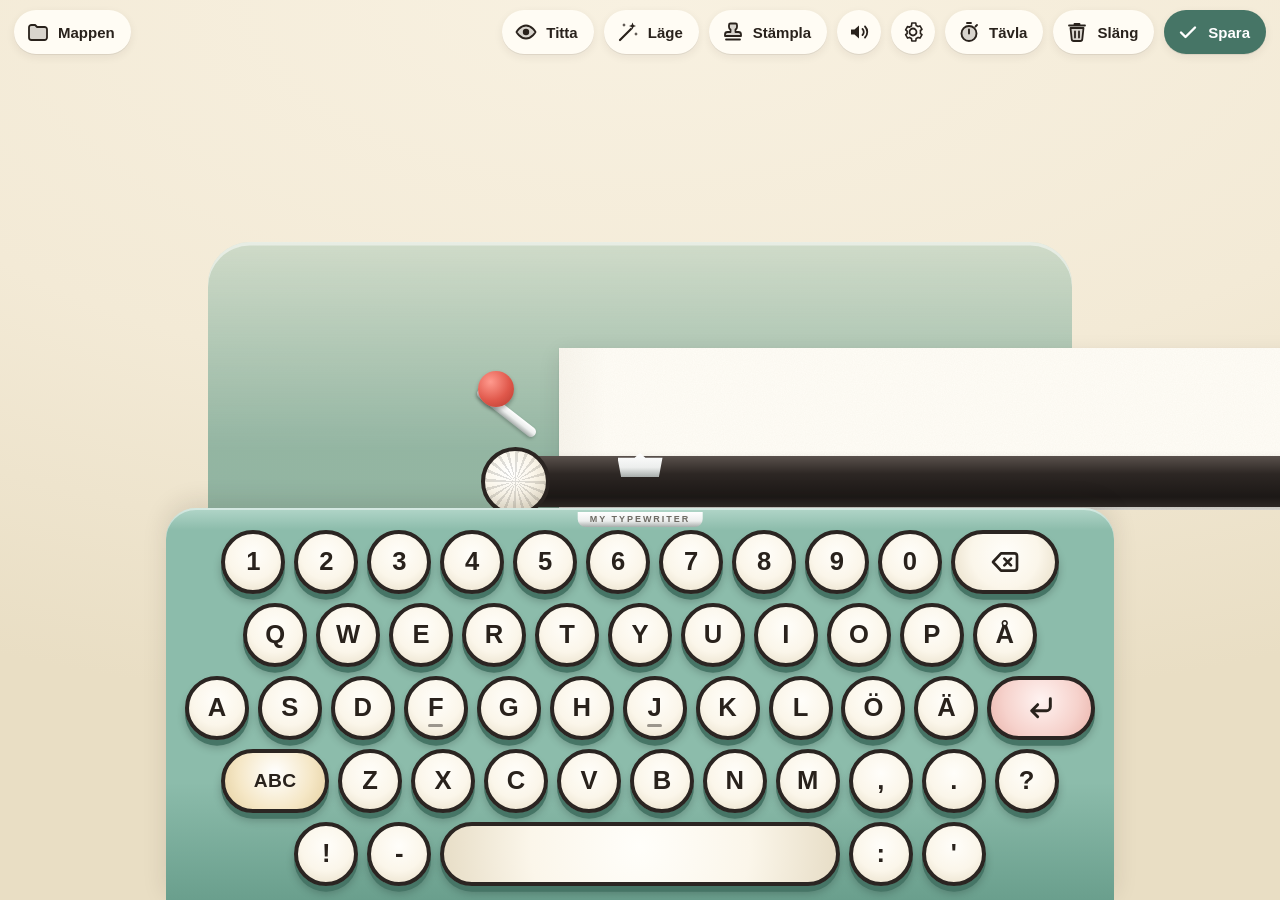
<file: index.html>
<!doctype html>
<html lang="sv">
<head>
  <meta charset="utf-8">
  <meta name="viewport" content="width=device-width, initial-scale=1, viewport-fit=cover, user-scalable=no">
  <meta name="theme-color" content="#f3ead6">
  <meta name="apple-mobile-web-app-capable" content="yes">
  <meta name="mobile-web-app-capable" content="yes">
  <meta name="apple-mobile-web-app-status-bar-style" content="default">
  <meta name="apple-mobile-web-app-title" content="Typewriter">
  <meta name="description" content="A little typewriter for small writers. Works offline, saves locally.">
  <title>My Typewriter</title>
  <link rel="manifest" href="manifest.webmanifest">
  <link rel="icon" type="image/png" sizes="32x32" href="icons/favicon-32.png">
  <link rel="apple-touch-icon" href="icons/apple-touch-icon.png">
  <link rel="preload" href="fonts/special-elite-latin-400-normal.woff2" as="font" type="font/woff2" crossorigin>
  <link rel="stylesheet" href="css/style.css">
</head>
<body>
  <div class="app" id="app">
    <header class="toolbar">
      <button class="tool" id="btn-folder" aria-label="Öppna mappen">
        <svg viewBox="0 0 24 24" aria-hidden="true"><path d="M3 7.5A2.5 2.5 0 0 1 5.5 5h3.6l2 2h7.4A2.5 2.5 0 0 1 21 9.5v8a2.5 2.5 0 0 1-2.5 2.5h-13A2.5 2.5 0 0 1 3 17.5z" fill="currentColor" opacity=".18"/><path d="M3 7.5A2.5 2.5 0 0 1 5.5 5h3.6l2 2h7.4A2.5 2.5 0 0 1 21 9.5v8a2.5 2.5 0 0 1-2.5 2.5h-13A2.5 2.5 0 0 1 3 17.5z" fill="none" stroke="currentColor" stroke-width="1.8" stroke-linejoin="round"/></svg>
        <span class="label">Mappen</span>
        <span class="badge" id="folder-count" hidden></span>
      </button>
      <div class="spacer"></div>
      <button class="tool" id="btn-preview" aria-label="Titta på papperet">
        <svg viewBox="0 0 24 24" aria-hidden="true"><path d="M2.5 12S6 5.5 12 5.5 21.5 12 21.5 12 18 18.5 12 18.5 2.5 12 2.5 12z" fill="currentColor" opacity=".18"/><path d="M2.5 12S6 5.5 12 5.5 21.5 12 21.5 12 18 18.5 12 18.5 2.5 12 2.5 12z" fill="none" stroke="currentColor" stroke-width="1.8" stroke-linejoin="round"/><circle cx="12" cy="12" r="3.2" fill="currentColor"/></svg>
        <span class="label">Titta</span>
      </button>
      <button class="tool" id="btn-play" aria-label="Läge" aria-haspopup="menu" aria-expanded="false">
        <svg viewBox="0 0 24 24" aria-hidden="true"><path d="M4 20L15 9" stroke="currentColor" stroke-width="2.2" stroke-linecap="round"/><path d="M16.5 2.5l1 2.5 2.5 1-2.5 1-1 2.5-1-2.5-2.5-1 2.5-1zM8 3l.6 1.4L10 5l-1.4.6L8 7l-.6-1.4L6 5l1.4-.6zM20 12l.6 1.4 1.4.6-1.4.6L20 16l-.6-1.4L18 14l1.4-.6z" fill="currentColor"/></svg>
        <span class="label">Läge</span>
      </button>
      <button class="tool" id="btn-stamps" aria-label="Stämplar" aria-haspopup="dialog" aria-expanded="false">
        <svg class="stamp-icon" viewBox="0 0 24 24" aria-hidden="true"><path d="M9.5 3.5h5a1.5 1.5 0 0 1 1.5 1.5v2a3 3 0 0 1-1.5 2.6V12h3A2.5 2.5 0 0 1 20 14.5V16H4v-1.5A2.5 2.5 0 0 1 6.5 12h3V9.6A3 3 0 0 1 8 7V5a1.5 1.5 0 0 1 1.5-1.5z" fill="currentColor" opacity=".18"/><path d="M9.5 3.5h5a1.5 1.5 0 0 1 1.5 1.5v2a3 3 0 0 1-1.5 2.6V12h3A2.5 2.5 0 0 1 20 14.5V16H4v-1.5A2.5 2.5 0 0 1 6.5 12h3V9.6A3 3 0 0 1 8 7V5a1.5 1.5 0 0 1 1.5-1.5zM5 19.5h14" fill="none" stroke="currentColor" stroke-width="1.8" stroke-linejoin="round" stroke-linecap="round"/></svg>
        <span class="chosen" aria-hidden="true"></span>
        <span class="label">Stämpla</span>
      </button>
      <button class="tool icon-only" id="btn-sound" aria-label="Ljud på eller av" aria-pressed="true">
        <svg class="on" viewBox="0 0 24 24" aria-hidden="true"><path d="M4 9.5h3.5L12 5.5v13l-4.5-4H4z" fill="currentColor"/><path d="M15.5 9a4.2 4.2 0 0 1 0 6M18 6.5a7.8 7.8 0 0 1 0 11" fill="none" stroke="currentColor" stroke-width="1.8" stroke-linecap="round"/></svg>
        <svg class="off" viewBox="0 0 24 24" aria-hidden="true"><path d="M4 9.5h3.5L12 5.5v13l-4.5-4H4z" fill="currentColor"/><path d="M16 9.5l5 5M21 9.5l-5 5" fill="none" stroke="currentColor" stroke-width="1.8" stroke-linecap="round"/></svg>
      </button>
      <button class="tool icon-only settings-btn" id="btn-settings" aria-label="Inställningar" aria-haspopup="dialog" aria-expanded="false">
        <svg viewBox="0 0 24 24" aria-hidden="true"><path d="M12 8.5a3.5 3.5 0 1 1 0 7 3.5 3.5 0 0 1 0-7z" fill="none" stroke="currentColor" stroke-width="1.8"/><path d="M19.4 13.5l1.6 1.2-2 3.4-1.9-.7a7.5 7.5 0 0 1-2 1.2L14.8 21h-4l-.3-2.4a7.5 7.5 0 0 1-2-1.2l-1.9.7-2-3.4 1.6-1.2a7.6 7.6 0 0 1 0-2.4L4.6 9.9l2-3.4 1.9.7a7.5 7.5 0 0 1 2-1.2L10.8 3h4l.3 2.4a7.5 7.5 0 0 1 2 1.2l1.9-.7 2 3.4-1.6 1.2a7.6 7.6 0 0 1 0 2.4z" fill="none" stroke="currentColor" stroke-width="1.6" stroke-linejoin="round"/></svg>
      </button>
      <button class="tool" id="btn-trial" aria-label="Tävla: skriv på tid i en minut">
        <svg viewBox="0 0 24 24" aria-hidden="true"><circle cx="12" cy="13.5" r="7.5" fill="currentColor" opacity=".18"/><circle cx="12" cy="13.5" r="7.5" fill="none" stroke="currentColor" stroke-width="1.9"/><path d="M12 13.5V9.5M10 3h4M18.5 6.5l1.5-1.5" fill="none" stroke="currentColor" stroke-width="1.9" stroke-linecap="round"/></svg>
        <span class="label">Tävla</span>
      </button>
      <button class="tool" id="btn-trash" aria-label="Släng papperet">
        <svg viewBox="0 0 24 24" aria-hidden="true"><path d="M5.5 8h13l-1.2 11.2a2 2 0 0 1-2 1.8H8.7a2 2 0 0 1-2-1.8z" fill="currentColor" opacity=".18"/><path d="M5.5 8h13l-1.2 11.2a2 2 0 0 1-2 1.8H8.7a2 2 0 0 1-2-1.8zM4 5.5h16M9.5 5.5V4h5v1.5M10 11.5v6M14 11.5v6" fill="none" stroke="currentColor" stroke-width="1.8" stroke-linecap="round" stroke-linejoin="round"/></svg>
        <span class="label">Släng</span>
      </button>
      <button class="tool primary" id="btn-save" aria-label="Spara papperet i mappen">
        <svg viewBox="0 0 24 24" aria-hidden="true"><path d="M5 12.5l4.5 4.5L19 7.5" fill="none" stroke="currentColor" stroke-width="2.4" stroke-linecap="round" stroke-linejoin="round"/></svg>
        <span class="label">Spara</span>
      </button>
    </header>
    <div class="play-menu" id="play-menu" role="menu" aria-label="Läge" hidden></div>
    <div class="stamp-drawer" id="stamp-drawer" role="dialog" aria-label="Stämplar" hidden></div>

    <button class="side-tab settings-btn" id="side-settings" aria-label="Inställningar" aria-haspopup="dialog" aria-expanded="false">
      <svg viewBox="0 0 24 24" aria-hidden="true"><path d="M12 8.5a3.5 3.5 0 1 1 0 7 3.5 3.5 0 0 1 0-7z" fill="none" stroke="currentColor" stroke-width="1.8"/><path d="M19.4 13.5l1.6 1.2-2 3.4-1.9-.7a7.5 7.5 0 0 1-2 1.2L14.8 21h-4l-.3-2.4a7.5 7.5 0 0 1-2-1.2l-1.9.7-2-3.4 1.6-1.2a7.6 7.6 0 0 1 0-2.4L4.6 9.9l2-3.4 1.9.7a7.5 7.5 0 0 1 2-1.2L10.8 3h4l.3 2.4a7.5 7.5 0 0 1 2 1.2l1.9-.7 2 3.4-1.6 1.2a7.6 7.6 0 0 1 0 2.4z" fill="none" stroke="currentColor" stroke-width="1.6" stroke-linejoin="round"/></svg>
    </button>
    <main class="stage" id="stage">
      <div class="page-tag" id="page-tag" hidden></div>
      <div class="levels" id="levels" role="group" aria-label="Nivå" hidden></div>
      <div class="trial-clock" id="trial-clock" role="timer" aria-live="off" hidden><span class="t"></span><span class="n" hidden></span></div>
      <div class="paper-rest" aria-hidden="true"></div>
      <div class="carriage" id="carriage">
        <div class="paper" id="paper"></div>
        <div class="roller"><span class="knob left"></span><span class="knob right"></span></div>
        <button class="lever" id="lever" aria-label="Ny rad"><span class="rod"></span><span class="ball"></span></button>
      </div>
      <div class="typeguide" id="typeguide" aria-hidden="true"><span class="ribbon"></span></div>
    </main>

    <section class="machine" id="machine">
      <button class="nameplate" id="nameplate" aria-label="Inställningar för maskinen" aria-haspopup="dialog" aria-expanded="false">My Typewriter</button>
      <div class="keyboard" id="keyboard" aria-label="Tangentbord"></div>
      <button type="button" class="kb-handle" id="kb-handle" aria-label="Visa tangentbordet">
        <svg viewBox="0 0 24 24" aria-hidden="true"><rect x="2.5" y="6" width="19" height="12" rx="2.5" fill="none" stroke="currentColor" stroke-width="1.8"/><path d="M6 10h.01M9 10h.01M12 10h.01M15 10h.01M18 10h.01M8 14h8" stroke="currentColor" stroke-width="2" stroke-linecap="round"/></svg>
        <span>Visa tangentbordet</span>
      </button>
    </section>
  </div>

  <div class="settings" id="settings" role="dialog" aria-label="Maskinen" hidden>
    <label class="set-row">
      <span class="set-label">Maskinens namn</span>
      <input type="text" id="set-name" maxlength="22" autocomplete="off" autocapitalize="characters" spellcheck="false" placeholder="My Typewriter">
    </label>
    <div class="set-row">
      <span class="set-label">Färg</span>
      <div class="swatches" id="set-colors"></div>
    </div>
    <div class="set-row">
      <span class="set-label">Papper</span>
      <div class="paper-picks" id="set-papers"></div>
    </div>
    <div class="set-row toggles">
      <button type="button" class="toggle" id="set-keyboard" aria-pressed="true">Tangentbord på skärmen</button>
    </div>
  </div>

  <section class="sheet" id="folder" role="dialog" aria-modal="true" aria-label="Mappen" hidden>
    <header class="sheet-head">
      <button class="tool icon-only" id="folder-close" aria-label="Stäng mappen">
        <svg viewBox="0 0 24 24" aria-hidden="true"><path d="M6 6l12 12M18 6L6 18" fill="none" stroke="currentColor" stroke-width="2.2" stroke-linecap="round"/></svg>
      </button>
      <div class="tabs" role="tablist">
        <button role="tab" data-tab="saved" aria-selected="true">Sparade <span class="count" id="count-saved"></span></button>
        <button role="tab" data-tab="trash" aria-selected="false">Papperskorgen <span class="count" id="count-trash"></span></button>
      </div>
      <div class="spacer"></div>
    </header>
    <div class="sheet-body" id="folder-body"></div>
  </section>

  <section class="sheet detail" id="detail" role="dialog" aria-modal="true" aria-label="Papper" hidden>
    <header class="sheet-head">
      <button class="tool" id="detail-back" aria-label="Tillbaka till mappen">
        <svg viewBox="0 0 24 24" aria-hidden="true"><path d="M15 5l-7 7 7 7" fill="none" stroke="currentColor" stroke-width="2.2" stroke-linecap="round" stroke-linejoin="round"/></svg>
        <span class="label">Mappen</span>
      </button>
      <div class="detail-title" id="detail-title"></div>
    </header>
    <div class="actions" id="detail-actions"></div>
    <div class="sheet-body pages" id="detail-pages"></div>
  </section>

  <script type="module" src="js/app.js"></script>
</body>
</html>
</file>
<file: css/style.css>
@font-face {
  font-family: "Special Elite";
  src: url("../fonts/special-elite-latin-400-normal.woff2") format("woff2");
  font-display: block;
}

/* Warm Make It Local palette, with a pistachio machine. */
:root {
  --desk: #f3ead6;
  --desk-2: #e9dec4;
  --surface: #fffcf4;
  --text: #29221c;
  --text-dim: #857a68;
  --machine: #8cbcab;
  --machine-hi: #b2d6c9;
  --machine-lo: #6a9f8d;
  --machine-deep: #467566;
  --grain: url("data:image/svg+xml,%3Csvg xmlns='http://www.w3.org/2000/svg' width='160' height='160'%3E%3Cfilter id='n'%3E%3CfeTurbulence type='fractalNoise' baseFrequency='.9' numOctaves='2' stitchTiles='stitch'/%3E%3CfeColorMatrix values='0 0 0 0 .45 0 0 0 0 .38 0 0 0 0 .25 0 0 0 .07 0'/%3E%3C/filter%3E%3Crect width='100%25' height='100%25' filter='url(%23n)'/%3E%3C/svg%3E");
  --key: #fbf6ea;
  --key-rim: #2b2522;
  --roller: #2d2724;
  --chrome: #eceeed;
  --chrome-lo: #a7adab;
  --red: #e0584b;
  --ink: #2a2320;
  --paper: #fffdf7;
  --font-ui: -apple-system, BlinkMacSystemFont, "Segoe UI", Roboto, Helvetica, Arial, sans-serif;
  --font-key: ui-rounded, "SF Pro Rounded", -apple-system, "Segoe UI", Roboto, sans-serif;
  --font-type: "Special Elite", "Courier New", monospace;
  --u: 56px;
}

/* Machine colours (chosen by tapping the nameplate). */
:root[data-machine="tomato"] { --machine: #e0877a; --machine-hi: #f0b0a6; --machine-lo: #c4675a; --machine-deep: #9a4438; }
:root[data-machine="sky"] { --machine: #8fb3d6; --machine-hi: #b9d0e8; --machine-lo: #6d93bb; --machine-deep: #46688f; }
:root[data-machine="mustard"] { --machine: #d9b45f; --machine-hi: #ecd28f; --machine-lo: #bb9540; --machine-deep: #8a6a24; }
:root[data-machine="lavender"] { --machine: #b3a3d4; --machine-hi: #d2c7e8; --machine-lo: #9282b8; --machine-deep: #625390; }
:root[data-machine="graphite"] { --machine: #7a746f; --machine-hi: #9d9791; --machine-lo: #5e5955; --machine-deep: #3b3734; }

* { box-sizing: border-box; }

html, body { height: 100%; }

body {
  margin: 0;
  position: fixed;
  inset: 0;
  overflow: hidden;
  background:
    radial-gradient(120% 80% at 50% 0%, #f8f1e1 0%, var(--desk) 55%, var(--desk-2) 100%);
  color: var(--text);
  font-family: var(--font-ui);
  -webkit-font-smoothing: antialiased;
  -webkit-user-select: none;
  user-select: none;
  -webkit-touch-callout: none;
  -webkit-tap-highlight-color: transparent;
  touch-action: manipulation;
  overscroll-behavior: none;
}

button { font: inherit; color: inherit; }
button:focus-visible { outline: 2px solid var(--machine-deep); outline-offset: 3px; }

@media (prefers-reduced-motion: reduce) {
  *, *::before, *::after { animation-duration: 1ms !important; transition-duration: 1ms !important; }
}

.app {
  height: 100%;
  display: flex;
  flex-direction: column;
  padding-top: env(safe-area-inset-top);
}

/* ---------- toolbar ---------- */
.toolbar {
  display: flex;
  align-items: center;
  gap: 10px;
  padding: 10px max(14px, env(safe-area-inset-right)) 6px max(14px, env(safe-area-inset-left));
  position: relative;
  z-index: 20;
}
.spacer { flex: 1; }

.tool {
  appearance: none;
  border: 0;
  background: var(--surface);
  color: var(--text);
  font: 600 15px/1 var(--font-ui);
  display: inline-flex;
  align-items: center;
  gap: 8px;
  min-height: 44px;
  padding: 10px 16px 10px 12px;
  border-radius: 999px;
  box-shadow: 0 1px 0 rgba(41, 34, 28, .08), 0 3px 10px rgba(41, 34, 28, .07);
  cursor: pointer;
  position: relative;
  transition: transform 120ms ease, opacity 120ms ease;
}
.tool:active { transform: scale(.95); }
.tool svg { width: 24px; height: 24px; flex: none; }
.tool.icon-only { padding: 10px; }
.tool.primary { background: var(--machine-deep); color: #fff; }
.tool.danger { color: #b8392d; }
.tool.small { min-height: 36px; padding: 8px 14px; font-size: 14px; }
.tool:disabled { opacity: .45; cursor: default; }

#btn-sound .off,
#btn-sound.muted .on { display: none; }
#btn-sound.muted .off { display: block; }
#btn-sound.muted,
#btn-keyboard[aria-pressed="false"] { color: var(--text-dim); }

.badge {
  position: absolute;
  top: -4px;
  right: -4px;
  min-width: 22px;
  height: 22px;
  padding: 0 6px;
  border-radius: 11px;
  background: var(--red);
  color: #fff;
  font: 700 12px/22px var(--font-ui);
  text-align: center;
}

#btn-play.active { background: #f5e2b8; }

@media (max-width: 760px) {
  #btn-preview .label { display: none; }
  #btn-preview { padding: 10px; }
}
@media (max-width: 560px) {
  .toolbar { gap: 6px; }
  .toolbar .tool .label { display: none; }
  .toolbar .tool { padding: 10px; }
}

/* ---------- play menu ---------- */
.play-menu {
  position: fixed;
  z-index: 30;
  width: 260px;
  padding: 6px;
  border-radius: 20px;
  background: var(--surface);
  box-shadow: 0 10px 34px rgba(41, 34, 28, .2);
  display: flex;
  flex-direction: column;
  gap: 2px;
}
.play-menu[hidden] { display: none; }
.play-menu button {
  appearance: none;
  border: 0;
  background: none;
  text-align: left;
  padding: 11px 14px 11px 40px;
  border-radius: 14px;
  display: flex;
  flex-direction: column;
  gap: 2px;
  cursor: pointer;
  position: relative;
}
.play-menu button:active { background: var(--desk); }
.play-menu strong { font: 600 16px/1.2 var(--font-ui); }
.play-menu span { font-size: 13px; color: var(--text-dim); }
.play-menu button[aria-checked="true"] { background: var(--desk); }
.play-menu button[aria-checked="true"]::before {
  content: "";
  position: absolute;
  left: 15px;
  top: 50%;
  width: 12px;
  height: 12px;
  margin-top: -6px;
  border-radius: 50%;
  background: var(--machine-deep);
}

/* ---------- preview ("Titta") ---------- */
.preview { position: fixed; inset: 0; z-index: 45; }
.preview[hidden] { display: none; }
.preview-backdrop {
  position: absolute;
  inset: 0;
  background: rgba(41, 34, 28, .55);
  -webkit-backdrop-filter: blur(3px);
  backdrop-filter: blur(3px);
}
.preview-scroll {
  position: absolute;
  inset: 0;
  overflow-y: auto;
  -webkit-overflow-scrolling: touch;
  padding: calc(env(safe-area-inset-top) + 70px) 16px calc(env(safe-area-inset-bottom) + 40px);
}
.preview-pages {
  display: flex;
  flex-direction: column;
  align-items: center;
  gap: 34px;
}
.preview .page-wrap {
  width: min(100%, 720px);
  transform-origin: 0 0;
}
.preview .page-wrap .paper { box-shadow: 0 12px 40px rgba(0, 0, 0, .3); }
.preview .page-no { color: rgba(255, 255, 255, .75); }
.preview-close {
  position: fixed;
  top: calc(env(safe-area-inset-top) + 12px);
  right: max(14px, env(safe-area-inset-right));
  z-index: 2;
}

/* ---------- stage: carriage, paper, roller ---------- */
.stage {
  flex: 1;
  position: relative;
  overflow: hidden;
  min-height: 140px;
  --fs: 20px;
  --type-line: 200px;
}

.page-tag {
  position: absolute;
  top: 8px;
  left: max(14px, env(safe-area-inset-left));
  z-index: 5;
  padding: 5px 11px;
  border-radius: 999px;
  background: rgba(255, 252, 244, .85);
  font: 600 13px/1 var(--font-ui);
  color: var(--text-dim);
}

/* Practice level buttons, top right of the stage. */
.levels {
  position: absolute;
  top: 8px;
  right: max(14px, env(safe-area-inset-right));
  z-index: 5;
  display: flex;
  gap: 4px;
  padding: 4px;
  border-radius: 999px;
  background: rgba(255, 252, 244, .85);
  box-shadow: 0 1px 4px rgba(41, 34, 28, .08);
}
.levels[hidden] { display: none; }
.levels button {
  appearance: none;
  border: 0;
  background: none;
  display: inline-flex;
  align-items: center;
  gap: 6px;
  min-height: 36px;
  padding: 6px 12px 6px 6px;
  border-radius: 999px;
  font: 600 14px/1 var(--font-ui);
  color: var(--text-dim);
  cursor: pointer;
}
.levels b {
  display: grid;
  place-items: center;
  width: 24px;
  height: 24px;
  border-radius: 50%;
  background: var(--desk-2);
  color: var(--text);
  font-size: 13px;
}
.levels button[aria-pressed="true"] { background: var(--surface); color: var(--text); box-shadow: 0 1px 4px rgba(41, 34, 28, .12); }
.levels button[aria-pressed="true"] b { background: var(--machine-deep); color: #fff; }
@media (max-width: 480px) {
  .levels button span { display: none; }
  .levels button { padding: 6px; }
}

.carriage {
  position: absolute;
  top: 0;
  left: 0;
  height: 100%;
  font-size: var(--fs);
  --knob: 2.6em;
  width: calc(26.4em + 2 * var(--knob));
  will-change: transform;
}

/* One sheet. Sizes in em (see js/layout.js): 36 cols x 0.6em + 2 x 2.4em margin,
   22 rows x 1.5em + 2.2em top + 2.5em bottom. */
.paper {
  position: absolute;
  top: 0;
  left: 0;
  width: 26.4em;
  height: 37.7em;
  background-color: var(--paper);
  background-image:
    linear-gradient(90deg, rgba(120, 100, 60, .05), transparent 6%, transparent 94%, rgba(120, 100, 60, .05)),
    var(--grain);
  box-shadow: 0 1px 2px rgba(41, 34, 28, .08), 0 6px 20px rgba(41, 34, 28, .1);
  will-change: transform;
}
.carriage .paper { left: var(--knob); }

/* Paper types (see drawPaperType in js/decor.js for the exported image).
   Lines are 1.5em apart, just under each typed line's letters
   (line n at 2.2em + (n+1) * 1.5em - .4em). At least 1px so they survive thumbnails. */
.paper[data-paper="lined"] {
  background-image:
    repeating-linear-gradient(180deg, transparent 0 calc(1.5em - max(1px, .06em)), rgba(80, 120, 170, .3) calc(1.5em - max(1px, .06em)) 1.5em),
    linear-gradient(90deg, transparent 1.9em, rgba(220, 80, 70, .4) 1.9em calc(1.9em + max(1px, .08em)), transparent calc(1.9em + max(1px, .08em))),
    var(--grain);
  background-position: 0 .3em, 0 0, 0 0;
}
.paper[data-paper="grid"] {
  background-image:
    repeating-linear-gradient(180deg, transparent 0 calc(.75em - max(1px, .04em)), rgba(80, 120, 170, .2) calc(.75em - max(1px, .04em)) .75em),
    repeating-linear-gradient(90deg, transparent 0 calc(.75em - max(1px, .04em)), rgba(80, 120, 170, .2) calc(.75em - max(1px, .04em)) .75em),
    var(--grain);
  background-position: 0 .3em, .15em 0, 0 0;
}
.paper[data-paper="old"] {
  background-color: #f3e4c2;
  background-image:
    radial-gradient(ellipse at center, rgba(150, 110, 50, 0) 45%, rgba(150, 110, 50, .28) 100%),
    var(--grain);
}

/* Rubber stamps and the date stamp sit on the whole sheet. */
.paper .rubber {
  position: absolute;
  width: 3.4em;
  height: 3.4em;
  margin: -1.7em 0 0 -1.7em;
  opacity: .85;
  transform: rotate(var(--tilt, 0deg));
  pointer-events: none;
}
.paper .rubber svg { display: block; width: 100%; height: 100%; }
.paper .rubber.fresh { animation: stamp 380ms cubic-bezier(.2, .9, .3, 1.2) backwards; }
.paper .date-stamp {
  position: absolute;
  display: grid;
  place-items: center;
  color: #3b5ea8;
  border: .08em solid currentColor;
  outline: .04em solid currentColor;
  outline-offset: -.2em;
  opacity: .85;
  transform: rotate(var(--tilt, 0deg));
  pointer-events: none;
}
.paper .date-stamp span { font: .78em/1 var(--font-type); padding-top: .06em; }
.paper .date-stamp.fresh { animation: stamp 420ms cubic-bezier(.2, .9, .3, 1.2) backwards; }
.stage.stamping .paper { cursor: crosshair; }

.page {
  position: absolute;
  left: 2.4em;
  top: 2.2em;
  font-family: var(--font-type);
  color: var(--ink);
}
.ln { display: flex; height: 1.5em; }
/* Glyphs are drawn at 90% so wide letters (M, W) don't touch in the 0.6em cell;
   cell sizes are divided by .9 to stay on the paper's grid. */
.c {
  display: inline-block;
  flex: none;
  font-size: .9em;
  width: calc(.6em / .9);
  height: calc(1.5em / .9);
  line-height: calc(1.5em / .9);
  text-align: center;
  opacity: var(--a, 1);
  transform: translate(calc(var(--x, 0) * 1em), calc(var(--y, 0) * 1em)) rotate(calc(var(--r, 0) * 1deg));
  text-shadow: 0 0 .03em rgba(42, 35, 32, .55);
}
.c.strike { animation: strike 150ms ease-out; }

/* Ink pictures (from the keyboard's emoji keys): emoji printed in typewriter
   ink. Sized to one character cell; see inkPicture() in js/decor.js for the image export. */
.c.pic {
  font-family: "Apple Color Emoji", "Segoe UI Emoji", "Noto Color Emoji", sans-serif;
  font-size: calc(.9em * .62 / .9);
  width: calc(.6em / .62);
  height: calc(1.5em / .62);
  line-height: calc(1.5em / .62);
  filter: grayscale(1) sepia(.3) contrast(1.6) brightness(.62);
  mix-blend-mode: multiply;
  text-shadow: none;
}

/* Practice ("Öva"): faint letters to type over, the next one underlined. */
.c.ghost {
  opacity: 1;
  transform: none;
  text-shadow: none;
  color: rgba(42, 35, 32, .2);
}
.c.ghost.next {
  color: rgba(42, 35, 32, .5);
  box-shadow: inset 0 -.12em 0 rgba(70, 117, 102, .75);
}

/* The practice stamp, just after the finished word (see js/render.js and js/export.js). */
.page .stamp {
  position: absolute;
  left: calc(var(--col) * .6em + .45em);
  top: calc(var(--row) * 1.5em - .05em);
  width: 1.65em;
  height: 1.65em;
  color: #c8453a;
  opacity: .85;
  transform: rotate(var(--tilt, 0deg));
}
.page .stamp svg { display: block; width: 100%; height: 100%; }
.page .stamp.fresh { animation: stamp 420ms cubic-bezier(.2, .9, .3, 1.2) 60ms backwards; }
@keyframes stamp {
  0% { opacity: 0; scale: 2.2; }
  60% { opacity: .9; scale: .92; }
  100% { opacity: .85; scale: 1; }
}
@keyframes strike {
  0% { scale: 1.35; color: #000; }
  100% { scale: 1; }
}

/* The paper rest behind the sheet; it stays put while the carriage moves. */
.paper-rest {
  position: absolute;
  left: 50%;
  width: 28.8em;
  margin-left: -14.4em;
  font-size: var(--fs);
  top: calc(var(--type-line) - 7em);
  height: 10em; /* runs down behind the roller into the machine body */
  border-radius: 1.4em 1.4em 0 0;
  background: linear-gradient(180deg, color-mix(in srgb, var(--machine) 35%, transparent), color-mix(in srgb, var(--machine-lo) 70%, transparent) 70%);
  box-shadow: inset 0 .12em 0 rgba(255, 255, 255, .5);
}

.roller {
  position: absolute;
  left: .4em;
  right: .4em;
  top: calc(var(--type-line) + .15em);
  height: 1.7em;
  border-radius: .85em;
  background: linear-gradient(180deg, #5a514c 0%, var(--roller) 35%, #1c1816 80%, #2d2724 100%);
  box-shadow: 0 .15em .3em rgba(0, 0, 0, .25);
}
.knob {
  position: absolute;
  top: 50%;
  width: 2.3em;
  height: 2.3em;
  margin-top: -1.15em;
  border-radius: 50%;
  background:
    repeating-conic-gradient(from 0deg, rgba(0,0,0,.12) 0 6deg, transparent 6deg 18deg),
    radial-gradient(circle at 40% 35%, #fff, var(--key) 45%, #d8ceb8);
  border: .15em solid var(--key-rim);
}
.knob.left { left: -.4em; }
.knob.right { right: -.4em; }

.lever {
  position: absolute;
  left: .2em;
  top: calc(var(--type-line) - 2.9em);
  width: 3.4em;
  height: 3.4em;
  padding: 0;
  border: 0;
  background: none;
  cursor: pointer;
  touch-action: none;
}
.lever .rod {
  position: absolute;
  left: 1.4em;
  bottom: .9em;
  width: 2.4em;
  height: .32em;
  border-radius: .16em;
  background: linear-gradient(180deg, #fff, var(--chrome) 50%, var(--chrome-lo));
  transform-origin: 100% 50%;
  transform: translateX(-2.2em) rotate(38deg);
  box-shadow: 0 .06em .12em rgba(0, 0, 0, .25);
}
.lever .ball {
  position: absolute;
  left: -.3em;
  top: .2em;
  width: 1.2em;
  height: 1.2em;
  border-radius: 50%;
  background: radial-gradient(circle at 35% 30%, #ff9a8e, var(--red) 55%, #b53b30);
  box-shadow: 0 .08em .15em rgba(0, 0, 0, .3);
}
.lever:active .ball { transform: translateX(.3em); }

/* Type guide: the little chrome notch that marks where the letter strikes. */
.typeguide {
  position: absolute;
  left: 50%;
  top: calc(var(--type-line) + .05em);
  width: 1.5em;
  height: .8em;
  margin-left: -.75em;
  font-size: var(--fs);
  z-index: 3;
  pointer-events: none;
  background: linear-gradient(180deg, #fff, var(--chrome) 60%, var(--chrome-lo));
  clip-path: polygon(0 20%, 38% 20%, 50% 0, 62% 20%, 100% 20%, 92% 100%, 8% 100%);
  filter: drop-shadow(0 1px 1px rgba(0, 0, 0, .25));
}
.typeguide .ribbon {
  position: absolute;
  left: 50%;
  top: 100%;
  width: .9em;
  height: .55em;
  margin-left: -.45em;
  background: linear-gradient(180deg, #2a2320 50%, #c8453a 50%);
  opacity: 0;
}
.typeguide.hit .ribbon { animation: ribbon 120ms ease-out; }
@keyframes ribbon {
  0% { top: -.3em; opacity: 1; }
  100% { top: 100%; opacity: 0; }
}

/* ---------- machine body + keyboard ---------- */
.machine {
  position: relative;
  z-index: 2;
  align-self: center;
  width: calc(var(--u) * 12.6 + var(--u) * 11 * .14 + 44px);
  max-width: 100%;
  margin-top: -2px;
  padding: 18px 22px calc(14px + env(safe-area-inset-bottom));
  border-radius: 30px 30px 0 0;
  background: linear-gradient(180deg, var(--machine-hi) 0, var(--machine) 22px, var(--machine) 70%, var(--machine-lo) 100%);
  box-shadow: 0 -6px 24px rgba(41, 34, 28, .12), inset 0 2px 0 rgba(255, 255, 255, .45);
}
.nameplate {
  position: absolute;
  top: 4px;
  left: 50%;
  transform: translateX(-50%);
  padding: 1px 12px;
  border-radius: 0 0 8px 8px;
  background: linear-gradient(180deg, #fff, var(--chrome) 60%, var(--chrome-lo));
  font: 700 9px/13px var(--font-ui);
  letter-spacing: .22em;
  text-transform: uppercase;
  color: #6d6a63;
  white-space: nowrap;
  appearance: none;
  border: 0;
  cursor: pointer;
  /* a bigger invisible tap area around the small plate */
  outline-offset: 2px;
}
.nameplate::before { content: ""; position: absolute; inset: -8px -10px -10px; }

/* ---------- settings openers ---------- */
/* Wide screens (iPad landscape, computers): a gear in the top row.
   Narrower screens: a tab sticking out of the right edge. */
#btn-settings { display: none; }
.side-tab {
  position: fixed;
  z-index: 15;
  right: 0;
  top: 42%;
  width: 44px;
  height: 56px;
  padding: 0 0 0 6px;
  display: grid;
  place-items: center;
  border: 0;
  border-radius: 16px 0 0 16px;
  background: var(--surface);
  color: var(--text);
  box-shadow: -2px 3px 12px rgba(41, 34, 28, .14);
  cursor: pointer;
}
.side-tab svg { width: 24px; height: 24px; }
.side-tab[aria-expanded="true"] { background: var(--desk-2); }
#btn-trial { display: none; }
#btn-trial.active { background: #f5e2b8; }
@media (min-width: 1000px) {
  #btn-trial { display: inline-flex; }
  #btn-settings { display: inline-flex; }
  .side-tab { display: none; }
}

/* ---------- machine settings ---------- */
.settings, .stamp-drawer {
  position: fixed;
  z-index: 30;
  padding: 14px;
  border-radius: 20px;
  background: var(--surface);
  box-shadow: 0 10px 34px rgba(41, 34, 28, .22);
  -webkit-user-select: none;
  user-select: none;
}
.settings[hidden], .stamp-drawer[hidden] { display: none; }
.settings { display: flex; flex-direction: column; gap: 14px; }
.set-row { display: flex; flex-direction: column; gap: 8px; }
.set-label { font: 600 12px/1 var(--font-ui); letter-spacing: .06em; text-transform: uppercase; color: var(--text-dim); }
.settings input {
  width: 100%;
  padding: 10px 12px;
  border: 1px solid var(--border, #e3d7b8);
  border-radius: 12px;
  background: #fff;
  font: 16px/1.2 var(--font-type);
  letter-spacing: .08em;
  text-transform: uppercase;
  color: var(--text);
  -webkit-user-select: text;
  user-select: text;
}
.swatches { display: flex; flex-wrap: wrap; gap: 10px; }
.swatches button {
  appearance: none;
  width: 36px;
  height: 36px;
  border-radius: 50%;
  border: 3px solid var(--surface);
  background: var(--c);
  box-shadow: 0 0 0 1px rgba(41, 34, 28, .15);
  cursor: pointer;
}
.swatches button[aria-pressed="true"] { box-shadow: 0 0 0 2px var(--text); }
.paper-picks { display: grid; grid-template-columns: repeat(4, 1fr); gap: 8px; }
.paper-picks button {
  appearance: none;
  border: 0;
  background: none;
  padding: 4px;
  border-radius: 10px;
  display: flex;
  flex-direction: column;
  align-items: center;
  gap: 6px;
  font: 600 12px/1 var(--font-ui);
  color: var(--text-dim);
  cursor: pointer;
}
.paper-picks .paper {
  position: relative;
  display: block;
  width: 46px;
  height: 58px;
  font-size: 4px; /* the paper patterns are in em */
  box-shadow: 0 1px 4px rgba(41, 34, 28, .18);
}
.paper-picks button[aria-pressed="true"] { background: var(--desk); color: var(--text); }
.toggles { flex-direction: row; flex-wrap: wrap; gap: 8px; }
.toggle {
  appearance: none;
  border: 0;
  padding: 9px 14px 9px 34px;
  border-radius: 999px;
  background: var(--desk-2);
  font: 600 14px/1 var(--font-ui);
  color: var(--text-dim);
  position: relative;
  cursor: pointer;
}
.toggle::before {
  content: "";
  position: absolute;
  left: 12px;
  top: 50%;
  width: 14px;
  height: 14px;
  margin-top: -7px;
  border-radius: 50%;
  border: 2px solid currentColor;
}
.toggle[aria-pressed="true"] { background: var(--machine-deep); color: #fff; }
.toggle[aria-pressed="true"]::before { background: currentColor; }

/* ---------- rubber stamp drawer ---------- */
.stamp-drawer { width: 272px; display: flex; flex-direction: column; gap: 12px; overflow: hidden; }
.rubbers { flex: none; }
.rubbers { display: grid; grid-template-columns: repeat(3, 1fr); gap: 8px; }
.rubbers button {
  appearance: none;
  border: 0;
  height: 72px;
  padding: 0;
  display: grid;
  place-items: center;
  border-radius: 16px;
  background: var(--desk);
  cursor: pointer;
}
/* Fixed pixel sizes: iPad Safari can't size an inline svg from a percentage here. */
.rubbers button svg { display: block; width: 42px; height: 42px; opacity: .85; }
.rubbers button[aria-pressed="true"] { background: var(--desk-2); box-shadow: inset 0 0 0 2px var(--text); }
.inks { display: flex; justify-content: center; gap: 12px; flex: none; }
.inks button {
  appearance: none;
  width: 30px;
  height: 30px;
  border-radius: 50%;
  border: 3px solid var(--surface);
  background: var(--c);
  box-shadow: 0 0 0 1px rgba(41, 34, 28, .15);
  cursor: pointer;
}
.inks button[aria-pressed="true"] { box-shadow: 0 0 0 2px var(--text); }
.stamp-drawer .hint { margin: 0; text-align: center; font-size: 13px; color: var(--text-dim); }
.stamp-drawer .stop { align-self: center; }
#btn-stamps .chosen:empty { display: none; }
#btn-stamps .chosen { width: 22px; height: 22px; margin-left: -4px; }
#btn-stamps .chosen svg { width: 22px; height: 22px; display: block; }
#btn-stamps.active { background: #f5e2b8; }

.machine.kb-hidden { padding-top: 26px; width: min(100%, 560px); cursor: pointer; touch-action: none; }
.machine.kb-hidden .keyboard { display: none; }
.kb-handle { display: none; }
.machine.kb-hidden .kb-handle {
  display: flex;
  align-items: center;
  justify-content: center;
  gap: 8px;
  margin: 4px auto 0;
  padding: 8px 14px;
  border: 0;
  border-radius: 999px;
  background: rgba(255, 255, 255, .35);
  color: var(--machine-deep);
  font: 600 14px/1 var(--font-ui);
  cursor: pointer;
}
.kb-handle svg { width: 22px; height: 22px; }

.keyboard {
  display: flex;
  flex-direction: column;
  align-items: center;
  gap: calc(var(--u) * .14);
  padding-top: 4px;
  touch-action: none;
}
.kb-row { display: flex; gap: calc(var(--u) * .14); }

.key {
  appearance: none;
  flex: none;
  width: var(--u);
  height: var(--u);
  padding: 0;
  border-radius: 50%;
  border: calc(var(--u) * .075) solid var(--key-rim);
  background: radial-gradient(circle at 50% 36%, #fffefa 0%, var(--key) 55%, #e7ddc6 100%);
  color: var(--text);
  font: 700 calc(var(--u) * .4)/1 var(--font-key);
  display: grid;
  place-items: center;
  cursor: pointer;
  box-shadow:
    0 calc(var(--u) * .09) 0 var(--machine-deep),
    0 calc(var(--u) * .12) calc(var(--u) * .14) rgba(0, 0, 0, .22);
  transition: transform 50ms ease-out, box-shadow 50ms ease-out;
  touch-action: none;
}
.key.down {
  transform: translateY(calc(var(--u) * .08));
  box-shadow:
    0 calc(var(--u) * .01) 0 var(--machine-deep),
    0 calc(var(--u) * .03) calc(var(--u) * .06) rgba(0, 0, 0, .2);
}
.keyboard.lower .key[data-char] { text-transform: lowercase; }

/* The little bumps on F and J that fingers find without looking. */
.key[data-char="F"], .key[data-char="J"] { position: relative; }
.key[data-char="F"]::after, .key[data-char="J"]::after {
  content: "";
  position: absolute;
  bottom: 16%;
  left: 50%;
  width: 26%;
  height: calc(var(--u) * .045);
  margin-left: -13%;
  border-radius: 2px;
  background: currentColor;
  opacity: .45;
}

/* Practice hints: first the row, then the key itself. */
.kb-row.hint-row .key { box-shadow: 0 calc(var(--u) * .09) 0 var(--machine-deep), 0 0 0 calc(var(--u) * .08) rgba(255, 221, 140, .55); }
.key.hint { animation: key-glow 1.1s ease-in-out infinite; }
@keyframes key-glow {
  0%, 100% { box-shadow: 0 calc(var(--u) * .09) 0 var(--machine-deep), 0 0 0 calc(var(--u) * .06) rgba(255, 214, 107, .7); }
  50% { box-shadow: 0 calc(var(--u) * .09) 0 var(--machine-deep), 0 0 0 calc(var(--u) * .16) rgba(255, 214, 107, .95); }
}
.key.wide {
  width: calc(var(--u) * var(--w) + var(--u) * .14 * (var(--w) - 1));
  border-radius: calc(var(--u) * .5);
}
.key svg { width: calc(var(--u) * .5); height: calc(var(--u) * .5); }
.key-caps { font-size: calc(var(--u) * .3); letter-spacing: .02em; }
.key-caps[aria-pressed="true"] { background: radial-gradient(circle at 50% 36%, #fff 0%, #f5e7c6 60%, #e4cf9f 100%); }
.key-return { background: radial-gradient(circle at 50% 36%, #fff3f1 0%, #f6d2cc 60%, #e9b3aa 100%); }

/* ---------- crumple + toss ---------- */
.crumple {
  position: fixed;
  z-index: 40;
  overflow: hidden;
  pointer-events: none;
}
.crumple > .paper { position: absolute; box-shadow: none; }
.crumple .creases { position: absolute; inset: 0; width: 100%; height: 100%; opacity: 0; }
.paper-ball {
  position: fixed;
  z-index: 41;
  pointer-events: none;
  filter: drop-shadow(0 4px 6px rgba(41, 34, 28, .25));
}
.paper-ball svg { width: 100%; height: 100%; display: block; }

/* ---------- toast ---------- */
.toast {
  position: fixed;
  z-index: 60;
  left: 50%;
  top: calc(env(safe-area-inset-top) + 66px);
  max-width: min(92vw, 520px);
  display: flex;
  align-items: center;
  gap: 14px;
  padding: 12px 14px 12px 18px;
  border-radius: 16px;
  background: var(--text);
  color: #fff;
  font: 600 15px/1.35 var(--font-ui);
  box-shadow: 0 8px 28px rgba(41, 34, 28, .25);
  opacity: 0;
  transform: translate(-50%, -10px);
  transition: opacity 200ms ease, transform 200ms ease;
}
.toast.show { opacity: 1; transform: translate(-50%, 0); }
.toast button {
  appearance: none;
  border: 0;
  flex: none;
  padding: 8px 14px;
  border-radius: 999px;
  background: #fff;
  color: var(--text);
  font: 700 14px/1 var(--font-ui);
  cursor: pointer;
}

/* ---------- folder sheets ---------- */
.sheet {
  position: fixed;
  inset: 0;
  z-index: 50;
  display: flex;
  flex-direction: column;
  background: var(--desk);
  padding-top: env(safe-area-inset-top);
  transform: translateY(100%);
  transition: transform 300ms cubic-bezier(.3, .8, .3, 1);
  -webkit-user-select: text;
  user-select: text;
}
.sheet.open { transform: none; }
.sheet.detail { z-index: 55; transform: translateX(100%); }
.sheet.detail.open { transform: none; }

.sheet-head {
  display: flex;
  align-items: center;
  gap: 12px;
  padding: 10px max(14px, env(safe-area-inset-right)) 10px max(14px, env(safe-area-inset-left));
}
.sheet-body {
  flex: 1;
  overflow-y: auto;
  -webkit-overflow-scrolling: touch;
  padding: 8px max(18px, env(safe-area-inset-right)) calc(28px + env(safe-area-inset-bottom)) max(18px, env(safe-area-inset-left));
}

.tabs {
  display: inline-flex;
  padding: 4px;
  gap: 4px;
  border-radius: 999px;
  background: var(--desk-2);
}
.tabs button {
  appearance: none;
  border: 0;
  background: none;
  padding: 10px 16px;
  min-height: 40px;
  border-radius: 999px;
  font: 600 15px/1 var(--font-ui);
  color: var(--text-dim);
  cursor: pointer;
}
.tabs button[aria-selected="true"] { background: var(--surface); color: var(--text); box-shadow: 0 1px 4px rgba(41, 34, 28, .1); }
.tabs .count:not(:empty) { margin-left: 4px; opacity: .6; }

.grid {
  display: grid;
  grid-template-columns: repeat(auto-fill, minmax(150px, 1fr));
  gap: 28px 22px;
  padding-top: 10px;
}
.card {
  appearance: none;
  border: 0;
  background: none;
  padding: 0;
  text-align: left;
  cursor: pointer;
}
.thumb {
  position: relative;
  container-type: inline-size;
  aspect-ratio: 26.4 / 37.7;
  transform: rotate(var(--tilt, 0deg));
  transition: transform 150ms ease;
}
.card:active .thumb { transform: rotate(var(--tilt, 0deg)) scale(.97); }
.thumb .paper, .page-wrap .paper {
  font-size: calc(100cqw / 26.4);
}
.thumb .paper { z-index: 1; }
.thumb .stack {
  position: absolute;
  inset: 0;
  background: var(--paper);
  transform: translate(5px, 5px) rotate(1.5deg);
  box-shadow: 0 4px 12px rgba(41, 34, 28, .1);
}
.meta { display: flex; flex-direction: column; gap: 3px; margin-top: 12px; }
.meta strong { font: 600 15px/1.3 var(--font-ui); overflow: hidden; text-overflow: ellipsis; white-space: nowrap; }
.meta span { font-size: 13px; color: var(--text-dim); }

.empty {
  display: flex;
  flex-direction: column;
  align-items: center;
  gap: 8px;
  margin-top: 18vh;
  text-align: center;
  color: var(--text-dim);
  font-size: 16px;
}
.empty strong { font: 600 22px/1.2 ui-serif, Georgia, serif; color: var(--text); }

.trash-bar {
  display: flex;
  flex-wrap: wrap;
  align-items: center;
  justify-content: space-between;
  gap: 10px;
  margin-bottom: 10px;
  color: var(--text-dim);
  font-size: 14px;
}

.detail-title {
  flex: 1;
  min-width: 0;
  font: 600 20px/1.2 ui-serif, Georgia, serif;
  overflow: hidden;
  text-overflow: ellipsis;
  white-space: nowrap;
}
.actions {
  display: flex;
  flex-wrap: wrap;
  gap: 10px;
  padding: 4px max(14px, env(safe-area-inset-right)) 12px max(14px, env(safe-area-inset-left));
}
.pages {
  display: flex;
  flex-direction: column;
  align-items: center;
  gap: 26px;
}
.page-wrap {
  position: relative;
  flex: none;
  container-type: inline-size;
  width: min(100%, 640px);
  aspect-ratio: 26.4 / 37.7;
}
.page-no {
  position: absolute;
  bottom: -20px;
  width: 100%;
  text-align: center;
  font-size: 12px;
  color: var(--text-dim);
}

/* Fade the machine in once the font is ready so letters never jump. */
body:not(.ready) .stage { opacity: 0; }
.stage { transition: opacity 200ms ease; }

/* ---------- envelope ("Skicka i kuvert") ---------- */
.envelope-sheet {
  position: fixed;
  inset: 0;
  z-index: 58;
  display: flex;
  flex-direction: column;
  align-items: center;
  justify-content: center;
  gap: 22px;
  padding: calc(env(safe-area-inset-top) + 60px) 16px calc(env(safe-area-inset-bottom) + 24px);
  opacity: 0;
  transition: opacity 220ms ease;
  --ew: min(88vw, 460px, calc((100vh - 240px) / 1.6));
}
.envelope-sheet[hidden] { display: none; }
.envelope-sheet.open { opacity: 1; }
.env-backdrop {
  position: absolute;
  inset: 0;
  background: rgba(41, 34, 28, .6);
  -webkit-backdrop-filter: blur(3px);
  backdrop-filter: blur(3px);
}
.env-close { position: fixed; top: calc(env(safe-area-inset-top) + 12px); right: max(14px, env(safe-area-inset-right)); z-index: 2; }
.env-scene { position: relative; padding-top: calc(var(--ew) * .9); }
.env {
  position: relative;
  width: var(--ew);
  height: calc(var(--ew) * .625);
}
.env-back, .env-front { position: absolute; inset: 0; }
.env-back[hidden], .env-front[hidden] { display: none; }
.env-inside {
  position: absolute;
  inset: 0;
  border-radius: 6px;
  background: #e2d3b1;
  box-shadow: 0 10px 30px rgba(0, 0, 0, .3);
}
.env-letter {
  position: absolute;
  left: 13%;
  width: 74%;
  top: 7%;
  container-type: inline-size;
  aspect-ratio: 26.4 / 37.7;
  transform-origin: 50% 0;
}
.env-letter .paper { font-size: calc(100cqw / 26.4); box-shadow: 0 2px 8px rgba(0, 0, 0, .2); }
.env-pocket {
  position: absolute;
  inset: 0;
  border-radius: 6px;
  background: linear-gradient(170deg, #f4ead3, #eadcb9);
  clip-path: polygon(0 0, 50% 58%, 100% 0, 100% 100%, 0 100%);
}
.env-pocket::after {
  content: "";
  position: absolute;
  inset: 0;
  background: linear-gradient(to top right, transparent 49.6%, rgba(120, 90, 40, .18) 50%, transparent 50.4%),
    linear-gradient(to top left, transparent 49.6%, rgba(120, 90, 40, .18) 50%, transparent 50.4%);
}
.env-flap {
  position: absolute;
  left: 0;
  right: 0;
  top: 0;
  height: 62%;
  background: linear-gradient(180deg, #efe2c4, #e6d6b0);
  clip-path: polygon(0 0, 100% 0, 50% 100%);
  transform-origin: 50% 0;
  transform: scaleY(-1);
  z-index: 0;
  filter: drop-shadow(0 2px 2px rgba(0, 0, 0, .15));
}
.env-letter { z-index: 1; }
.env-pocket { z-index: 2; }
.env-flap.closed { z-index: 3; }
.env-front {
  border-radius: 6px;
  background: radial-gradient(ellipse at center, #f4ead3 55%, #eadcb9 100%);
  box-shadow: 0 10px 30px rgba(0, 0, 0, .3);
  font-family: var(--font-type);
  color: var(--ink);
  font-size: calc(var(--ew) / 24);
}
.env-front input {
  appearance: none;
  border: 0;
  border-bottom: 2px solid rgba(42, 35, 32, .3);
  background: transparent;
  font: inherit;
  color: inherit;
  padding: .1em 0;
  min-width: 0;
  -webkit-user-select: text;
  user-select: text;
}
.env-front input:focus { outline: none; border-bottom-color: var(--machine-deep); }
.env-from { position: absolute; left: 5%; top: 7%; width: 44%; display: flex; gap: .4em; align-items: baseline; font-size: .8em; }
.env-from input { flex: 1; }
.env-to { position: absolute; left: 26%; right: 8%; top: 58%; display: flex; flex-direction: column; gap: .2em; }
.env-to input { font-size: 1.6em; width: 100%; }
.env-postage {
  position: absolute;
  right: 5%;
  top: 7%;
  width: 12%;
  aspect-ratio: 19 / 23;
  padding: 3%;
  background: #fffdf7;
  border: .35em dotted #f4ead3;
  box-sizing: content-box;
}
.env-postage-inner {
  height: 100%;
  background: var(--machine);
  color: var(--machine-deep);
  display: flex;
  flex-direction: column;
  align-items: center;
  justify-content: space-around;
  padding: 8% 0;
}
.env-postage-inner svg { width: 70%; height: auto; aspect-ratio: 1; }
.env-postage-inner span { color: #fff; font-size: .6em; }
.env-postmark {
  position: absolute;
  right: 20%;
  top: 14%;
  width: 16%;
  aspect-ratio: 1;
  border-radius: 50%;
  border: .2em solid rgba(55, 60, 85, .7);
  outline: .08em solid rgba(55, 60, 85, .7);
  outline-offset: -.4em;
  display: grid;
  place-items: center;
  transform: rotate(-12deg);
  color: rgba(55, 60, 85, .8);
  font-size: .55em;
  text-align: center;
  line-height: 1.1;
}
.env-postmark.fresh { animation: stamp 420ms cubic-bezier(.2, .9, .3, 1.2) backwards; }
.env-waves { position: absolute; right: 36%; top: 18%; width: 18%; height: auto; aspect-ratio: 3; color: rgba(55, 60, 85, .55); }
.env-actions { position: relative; }

/* ---------- time trial ---------- */
.levels .trial-btn { gap: 6px; padding: 6px 12px 6px 8px; margin-left: 4px; color: var(--text); }
.levels .trial-btn svg { width: 22px; height: 22px; }
.levels .trial-btn[aria-pressed="true"] { background: #f5e2b8; }
@media (max-width: 480px) {
  .levels .trial-btn span { display: none; }
}
.trial-clock {
  position: absolute;
  top: 58px;
  left: 50%;
  transform: translateX(-50%);
  z-index: 6;
  display: flex;
  align-items: center;
  gap: 12px;
  padding: 8px 18px;
  border-radius: 999px;
  background: var(--text);
  color: #fff;
  font: 28px/1 var(--font-type);
  font-variant-numeric: tabular-nums;
  box-shadow: 0 6px 20px rgba(41, 34, 28, .25);
  pointer-events: none;
}
.trial-clock[hidden] { display: none; }
.trial-clock.big { top: 30%; padding: 18px 36px; font-size: 64px; animation: pop-in 300ms cubic-bezier(.2, .9, .3, 1.3); }
.trial-clock.urgent { background: #c8453a; }
.trial-clock .n {
  display: inline-flex;
  align-items: center;
  gap: 6px;
  padding-left: 12px;
  border-left: 1px solid rgba(255, 255, 255, .3);
  color: #ffd66b;
}
.trial-clock .n[hidden] { display: none; }
.trial-clock .n::before { content: "★"; font-family: var(--font-ui); font-size: .8em; }
@keyframes pop-in { from { scale: .6; opacity: 0; } to { scale: 1; opacity: 1; } }

/* The result card */
.result { position: fixed; inset: 0; z-index: 70; display: grid; place-items: center; padding: 20px; opacity: 0; transition: opacity 220ms ease; }
.result.open { opacity: 1; }
.result-backdrop { position: absolute; inset: 0; background: rgba(41, 34, 28, .5); -webkit-backdrop-filter: blur(3px); backdrop-filter: blur(3px); }
.result-card {
  position: relative;
  width: min(92vw, 360px);
  padding: 26px 24px 22px;
  border-radius: 6px;
  background-color: var(--paper);
  background-image: repeating-linear-gradient(180deg, transparent 0 31px, rgba(80, 120, 170, .22) 31px 32px), var(--grain);
  background-position: 0 10px, 0 0;
  box-shadow: 0 20px 50px rgba(0, 0, 0, .35);
  text-align: center;
  font-family: var(--font-type);
  color: var(--ink);
  transform: rotate(-1.5deg) translateY(20px) scale(.9);
  transition: transform 380ms cubic-bezier(.2, .9, .3, 1.25);
}
.result.open .result-card { transform: rotate(-1.5deg); }
.result-card::before {
  /* a strip of tape holding the card */
  content: "";
  position: absolute;
  top: -12px;
  left: 50%;
  width: 96px;
  height: 26px;
  margin-left: -48px;
  background: rgba(233, 222, 196, .85);
  transform: rotate(2deg);
  box-shadow: 0 1px 3px rgba(0, 0, 0, .12);
}
.result-kicker { font-size: 15px; letter-spacing: .12em; text-transform: uppercase; color: var(--text-dim); }
.result-stamp { width: 64px; height: 64px; margin: 14px auto 0; color: #c8453a; opacity: .85; transform: rotate(-8deg); }
.result-stamp svg { display: block; width: 64px; height: 64px; }
.result-count { font-size: 88px; line-height: 1; margin-top: 4px; }
.result-unit { font-size: 18px; margin-top: 4px; }
.result-note { margin-top: 16px; font-size: 20px; }
.result-card.record .result-note {
  display: inline-block;
  padding: 4px 14px;
  border: 3px solid #c8453a;
  color: #c8453a;
  transform: rotate(-4deg);
  font-size: 22px;
  letter-spacing: .06em;
  text-transform: uppercase;
  animation: stamp 420ms cubic-bezier(.2, .9, .3, 1.2) 250ms backwards;
}
.result-actions { display: flex; justify-content: center; gap: 10px; margin-top: 22px; font-family: var(--font-ui); }
.confetti { position: fixed; inset: 0; width: 100vw; height: 100vh; z-index: 75; pointer-events: none; }

/* "Tävla" level picker (same card as the result) */
.result-card.picker { width: min(92vw, 400px); }
.picker-title { margin-top: 10px; font-size: 20px; line-height: 1.3; }
.picker-levels { display: flex; flex-direction: column; gap: 8px; margin-top: 18px; font-family: var(--font-ui); }
.picker-levels button {
  appearance: none;
  border: 2px solid transparent;
  display: grid;
  grid-template-columns: 34px 1fr auto;
  align-items: center;
  gap: 10px;
  padding: 10px 14px 10px 10px;
  border-radius: 14px;
  background: rgba(233, 222, 196, .55);
  text-align: left;
  cursor: pointer;
  color: var(--text);
}
.picker-levels b {
  display: grid;
  place-items: center;
  width: 30px;
  height: 30px;
  border-radius: 50%;
  background: var(--desk-2);
  font-size: 15px;
}
.picker-levels span { font-weight: 600; font-size: 16px; }
.picker-levels small { font-size: 13px; color: var(--text-dim); }
.picker-levels button[aria-checked="true"] { border-color: var(--machine-deep); background: var(--surface); }
.picker-levels button[aria-checked="true"] b { background: var(--machine-deep); color: #fff; }
</file>
